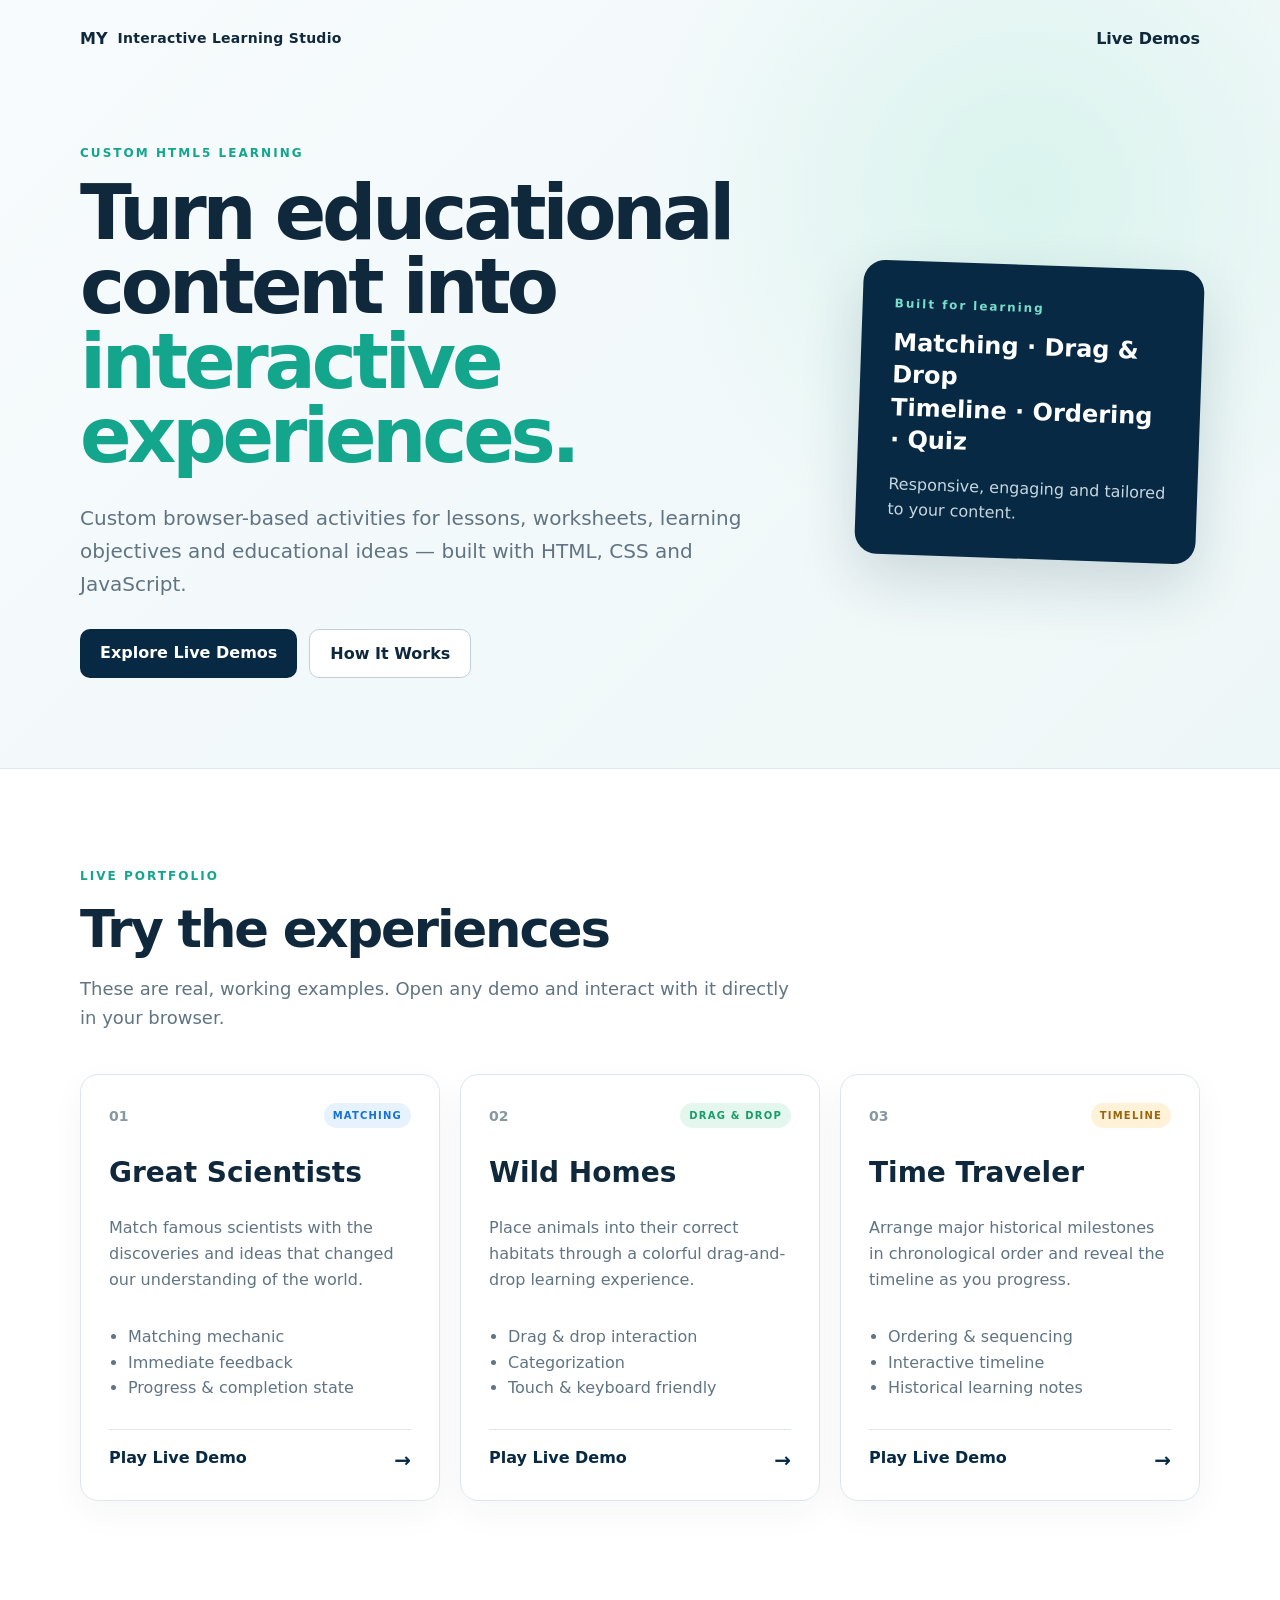
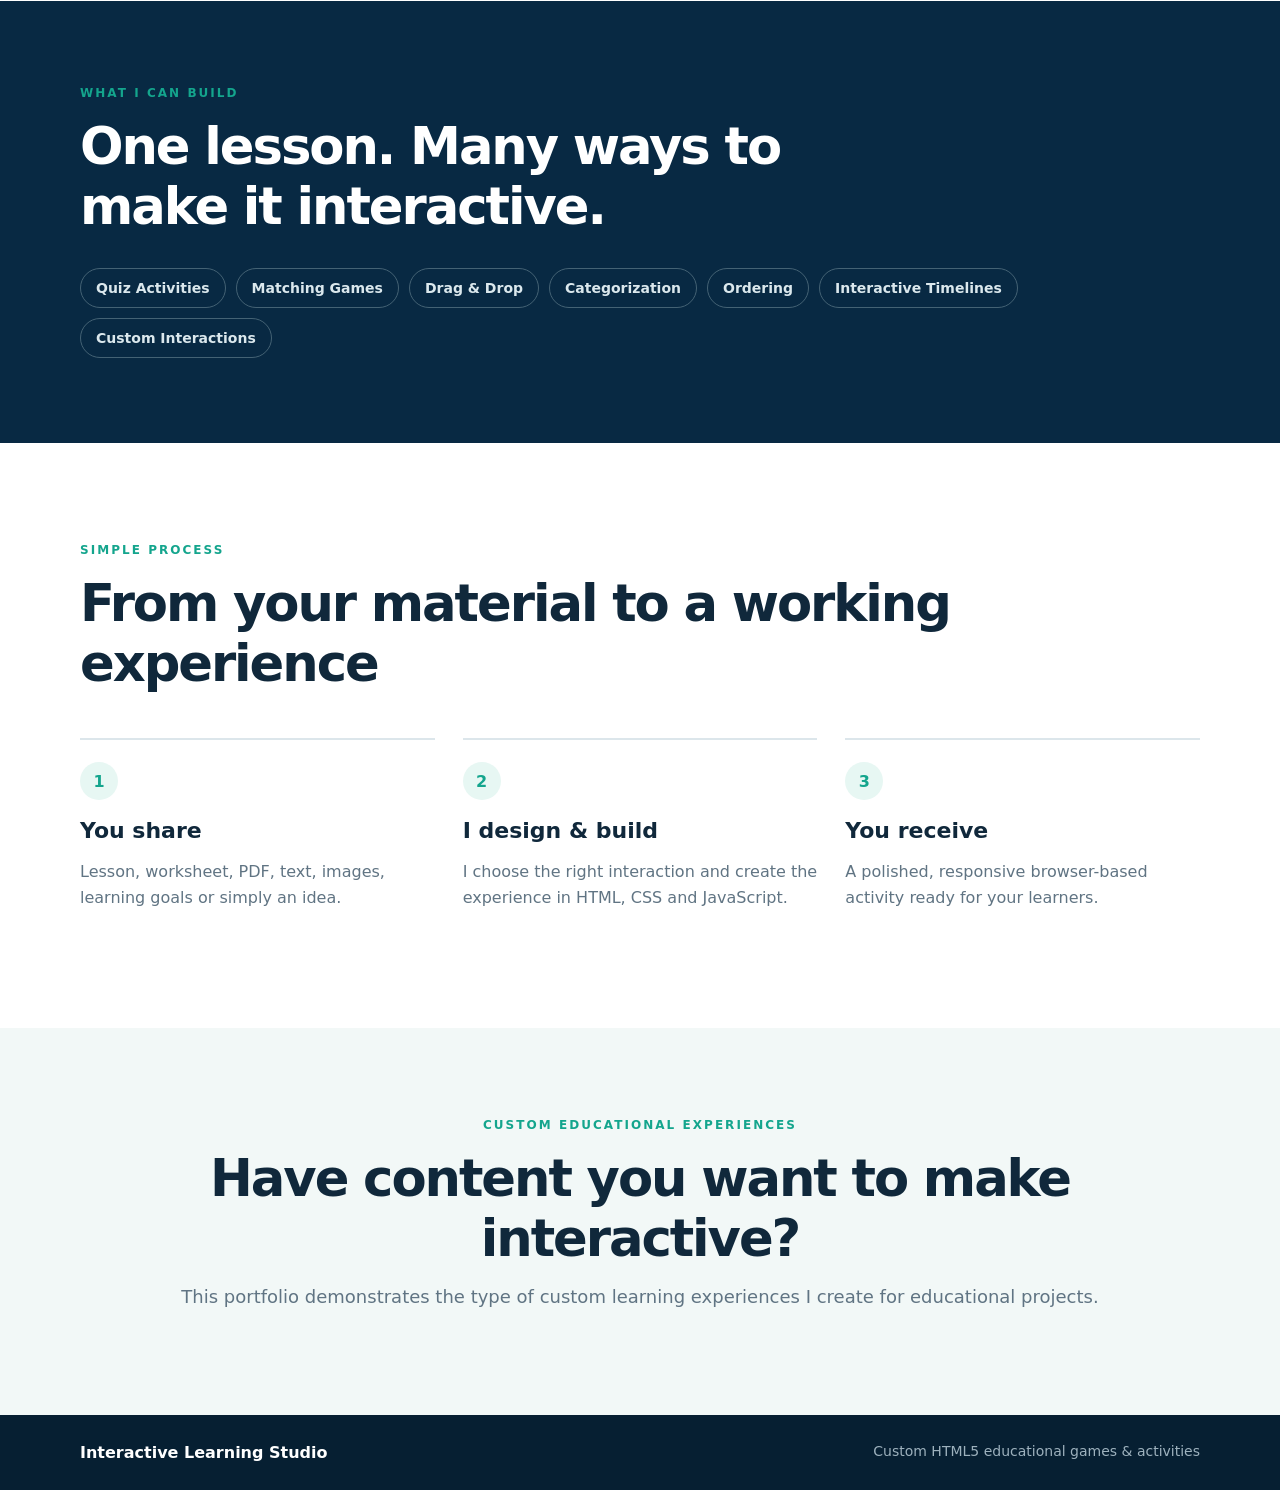
<file: index.html>
<!doctype html>
<html lang="en">
<head>
  <meta charset="utf-8">
  <meta name="viewport" content="width=device-width,initial-scale=1">
  <meta name="description" content="Custom interactive educational HTML5 games and learning activities.">
  <title>Interactive Learning Studio | HTML5 Educational Activities</title>
  <link rel="stylesheet" href="css/style.css">
</head>
<body>
<header class="hero">
  <nav class="nav wrap"><a class="brand" href="#top">MY <span>Interactive Learning Studio</span></a><a href="#demos">Live Demos</a></nav>
  <div class="wrap hero-grid" id="top">
    <div><p class="eyebrow">CUSTOM HTML5 LEARNING</p><h1>Turn educational content into <em>interactive experiences.</em></h1><p class="lead">Custom browser-based activities for lessons, worksheets, learning objectives and educational ideas — built with HTML, CSS and JavaScript.</p><div class="actions"><a class="btn primary" href="#demos">Explore Live Demos</a><a class="btn ghost" href="#process">How It Works</a></div></div>
    <div class="hero-card"><span>Built for learning</span><strong>Matching · Drag & Drop<br>Timeline · Ordering · Quiz</strong><p>Responsive, engaging and tailored to your content.</p></div>
  </div>
</header>
<main>
<section class="section wrap" id="demos"><p class="eyebrow">LIVE PORTFOLIO</p><h2>Try the experiences</h2><p class="section-intro">These are real, working examples. Open any demo and interact with it directly in your browser.</p>
<div class="cards">
<article class="demo blue"><div class="demo-top"><span class="number">01</span><span class="tag">MATCHING</span></div><h3>Great Scientists</h3><p>Match famous scientists with the discoveries and ideas that changed our understanding of the world.</p><ul><li>Matching mechanic</li><li>Immediate feedback</li><li>Progress & completion state</li></ul><a class="play" href="demos/great-scientists/">Play Live Demo <span>→</span></a></article>
<article class="demo green"><div class="demo-top"><span class="number">02</span><span class="tag">DRAG & DROP</span></div><h3>Wild Homes</h3><p>Place animals into their correct habitats through a colorful drag-and-drop learning experience.</p><ul><li>Drag & drop interaction</li><li>Categorization</li><li>Touch & keyboard friendly</li></ul><a class="play" href="demos/wild-homes/">Play Live Demo <span>→</span></a></article>
<article class="demo gold"><div class="demo-top"><span class="number">03</span><span class="tag">TIMELINE</span></div><h3>Time Traveler</h3><p>Arrange major historical milestones in chronological order and reveal the timeline as you progress.</p><ul><li>Ordering & sequencing</li><li>Interactive timeline</li><li>Historical learning notes</li></ul><a class="play" href="demos/time-traveler/">Play Live Demo <span>→</span></a></article>
</div></section>
<section class="band"><div class="wrap"><p class="eyebrow">WHAT I CAN BUILD</p><h2>One lesson. Many ways to make it interactive.</h2><div class="types"><span>Quiz Activities</span><span>Matching Games</span><span>Drag & Drop</span><span>Categorization</span><span>Ordering</span><span>Interactive Timelines</span><span>Custom Interactions</span></div></div></section>
<section class="section wrap" id="process"><p class="eyebrow">SIMPLE PROCESS</p><h2>From your material to a working experience</h2><div class="steps"><div><b>1</b><h3>You share</h3><p>Lesson, worksheet, PDF, text, images, learning goals or simply an idea.</p></div><div><b>2</b><h3>I design & build</h3><p>I choose the right interaction and create the experience in HTML, CSS and JavaScript.</p></div><div><b>3</b><h3>You receive</h3><p>A polished, responsive browser-based activity ready for your learners.</p></div></div></section>
<section class="cta"><div class="wrap"><p class="eyebrow">CUSTOM EDUCATIONAL EXPERIENCES</p><h2>Have content you want to make interactive?</h2><p>This portfolio demonstrates the type of custom learning experiences I create for educational projects.</p></div></section>
</main>
<footer><div class="wrap"><strong>Interactive Learning Studio</strong><span>Custom HTML5 educational games & activities</span></div></footer>
<script src="js/app.js"></script>
</body></html>
</file>
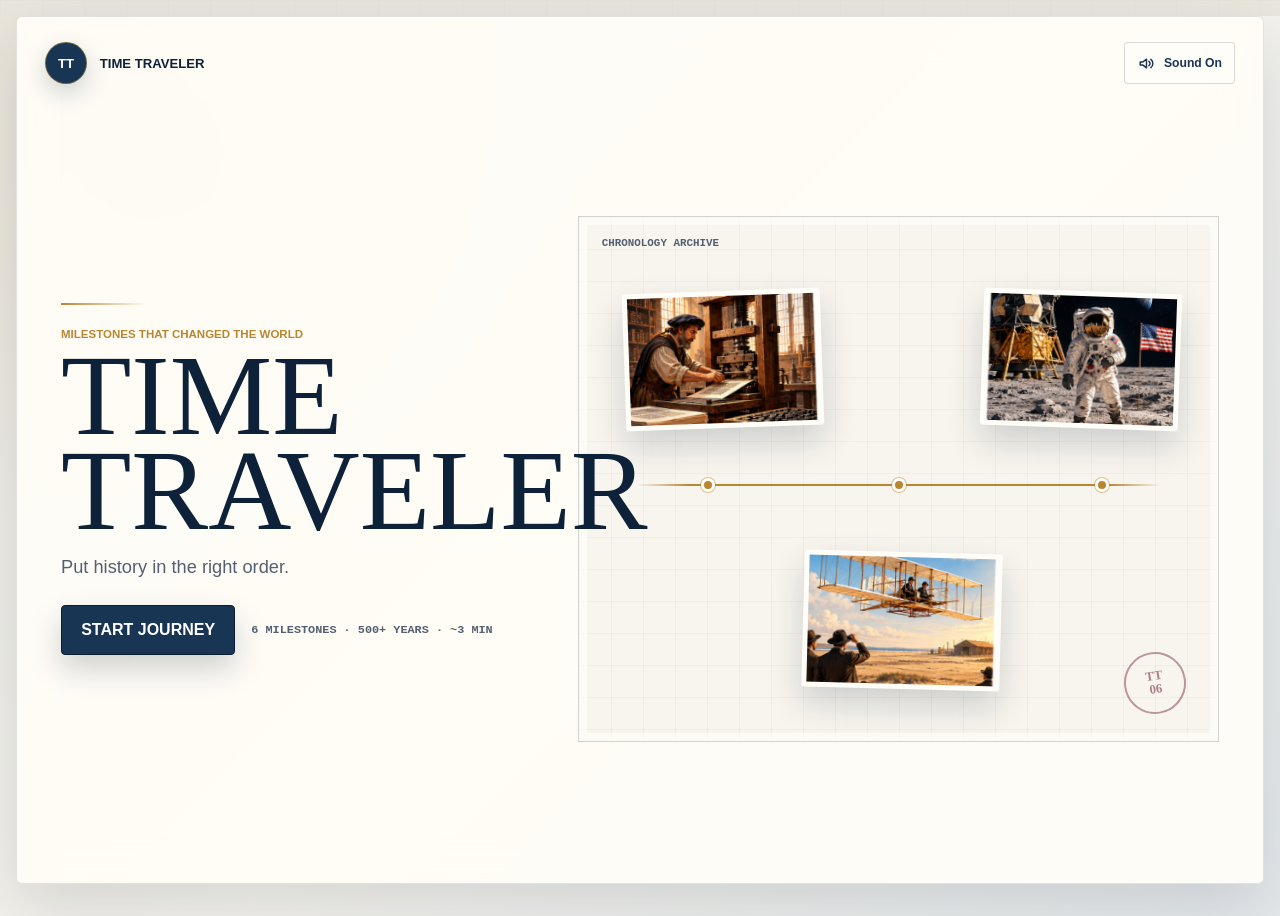
<file: demos/time-traveler/index.html>
<!doctype html>
<html lang="en">
  <head>
    <meta charset="utf-8">
    <meta name="viewport" content="width=device-width, initial-scale=1">
    <meta name="description" content="Time Traveler is an interactive chronological timeline game for history learners.">
    <title>Time Traveler | Interactive History Timeline</title>
    <link rel="stylesheet" href="css/style.css">
    <script src="js/app.js" defer></script>
  </head>
  <body>
    <div class="archive-backdrop" aria-hidden="true">
      <span class="grid-plane"></span>
      <span class="orbit orbit-a"></span>
      <span class="orbit orbit-b"></span>
      <span class="coordinate coordinate-a">48.8566 N</span>
      <span class="coordinate coordinate-b">ARCHIVE / 06</span>
    </div>

    <main class="app-shell" id="app">
      <header class="topbar">
        <div class="brand-lockup" aria-label="Time Traveler">
          <span class="brand-mark" aria-hidden="true">TT</span>
          <span>Time Traveler</span>
        </div>

        <button class="sound-toggle" type="button" id="soundToggle" aria-pressed="true">
          <span class="sound-icon" aria-hidden="true">
            <svg viewBox="0 0 24 24" fill="none" stroke="currentColor" focusable="false">
              <path class="speaker-shape" d="M4 10v4h3.5l4.5 3.5v-11L7.5 10H4Z"></path>
              <path class="sound-waves" d="M15 9.25c1 .7 1.5 1.62 1.5 2.75S16 14.05 15 14.75M17.5 6.75C19.2 8.1 20 9.85 20 12s-.8 3.9-2.5 5.25"></path>
              <path class="mute-mark" d="m16 9 5 5m0-5-5 5"></path>
            </svg>
          </span>
          <span id="soundLabel">Sound On</span>
        </button>
      </header>

      <section class="screen intro-screen is-active" id="introScreen" aria-labelledby="introTitle">
        <div class="intro-copy">
          <p class="eyebrow">Milestones That Changed the World</p>
          <h1 id="introTitle">Time<br>Traveler</h1>
          <p class="subtitle">Put history in the right order.</p>
          <div class="intro-actions">
            <button class="primary-action" type="button" id="startButton">Start Journey</button>
            <p class="metadata">6 Milestones <span aria-hidden="true">·</span> 500+ Years <span aria-hidden="true">·</span> ~3 min</p>
          </div>
        </div>

        <div class="hero-archive" aria-hidden="true">
          <span class="hero-label">Chronology Archive</span>
          <span class="hero-line"></span>
          <span class="hero-marker marker-a"></span>
          <span class="hero-marker marker-b"></span>
          <span class="hero-marker marker-c"></span>
          <span class="hero-card hero-card-a"><img src="assets/events/printing-press.webp" alt="" data-event-art="printing-press" data-fallback-image></span>
          <span class="hero-card hero-card-b"><img src="assets/events/powered-flight.webp" alt="" data-event-art="powered-flight" data-fallback-image></span>
          <span class="hero-card hero-card-c"><img src="assets/events/moon-landing.webp" alt="" data-event-art="moon-landing" data-fallback-image></span>
          <span class="hero-stamp">TT<br>06</span>
        </div>
      </section>

      <section class="screen game-screen" id="gameScreen" aria-labelledby="gameTitle" hidden>
        <header class="game-header">
          <div>
            <p class="eyebrow">Chronology Lab</p>
            <h2 id="gameTitle">Rebuild the timeline</h2>
          </div>
          <div class="progress-wrap" aria-label="Game progress">
            <div class="progress-label">
              <strong id="progressText">0 / 6</strong>
              <span>in order</span>
            </div>
            <div class="progress-track" aria-hidden="true"><span id="progressBar"></span></div>
          </div>
        </header>

        <div class="instruction-panel" id="instructionPanel" role="status" aria-live="polite">
          Drag an event into its place, or select an event and then a timeline slot.
        </div>

        <section class="timeline-panel" aria-labelledby="timelineTitle">
          <div class="section-heading">
            <span class="section-index">01</span>
            <div>
              <p class="section-kicker">Oldest to newest</p>
              <h3 id="timelineTitle">Timeline</h3>
            </div>
          </div>
          <div class="timeline" id="timelineList"></div>
        </section>

        <section class="event-bank" aria-labelledby="eventsTitle">
          <div class="section-heading">
            <span class="section-index">02</span>
            <div>
              <p class="section-kicker">Unsorted archive</p>
              <h3 id="eventsTitle">Event Cards</h3>
            </div>
          </div>
          <div class="event-grid" id="eventList"></div>
        </section>

      </section>

      <section class="screen complete-screen" id="completeScreen" aria-labelledby="completeTitle" hidden>
        <div class="complete-panel">
          <p class="eyebrow">Chronology Restored</p>
          <h2 id="completeTitle">History in Order!</h2>
          <p class="subtitle">You rebuilt more than 500 years of history.</p>
          <div class="complete-timeline" id="completeTimeline" aria-hidden="true"></div>
          <div class="result-summary"><strong>6 / 6</strong><span>Timeline Complete</span></div>
          <button class="primary-action" type="button" id="playAgainButton">Play Again</button>
          <div class="portfolio-message">
            <strong>Want an activity like this?</strong>
            <p>Your lesson or educational content can become an interactive learning experience like this.</p>
          </div>
        </div>
      </section>
    </main>

    <div class="time-note" id="timeNote" role="status" aria-live="polite" aria-atomic="true">
      <span class="note-art" aria-hidden="true"><img id="noteImage" alt="" data-fallback-image><span id="noteInitials"></span></span>
      <span class="note-copy">
        <span class="note-label">Time Note</span>
        <strong id="noteHeading"></strong>
        <span id="noteText"></span>
      </span>
    </div>
  </body>
</html>
</file>
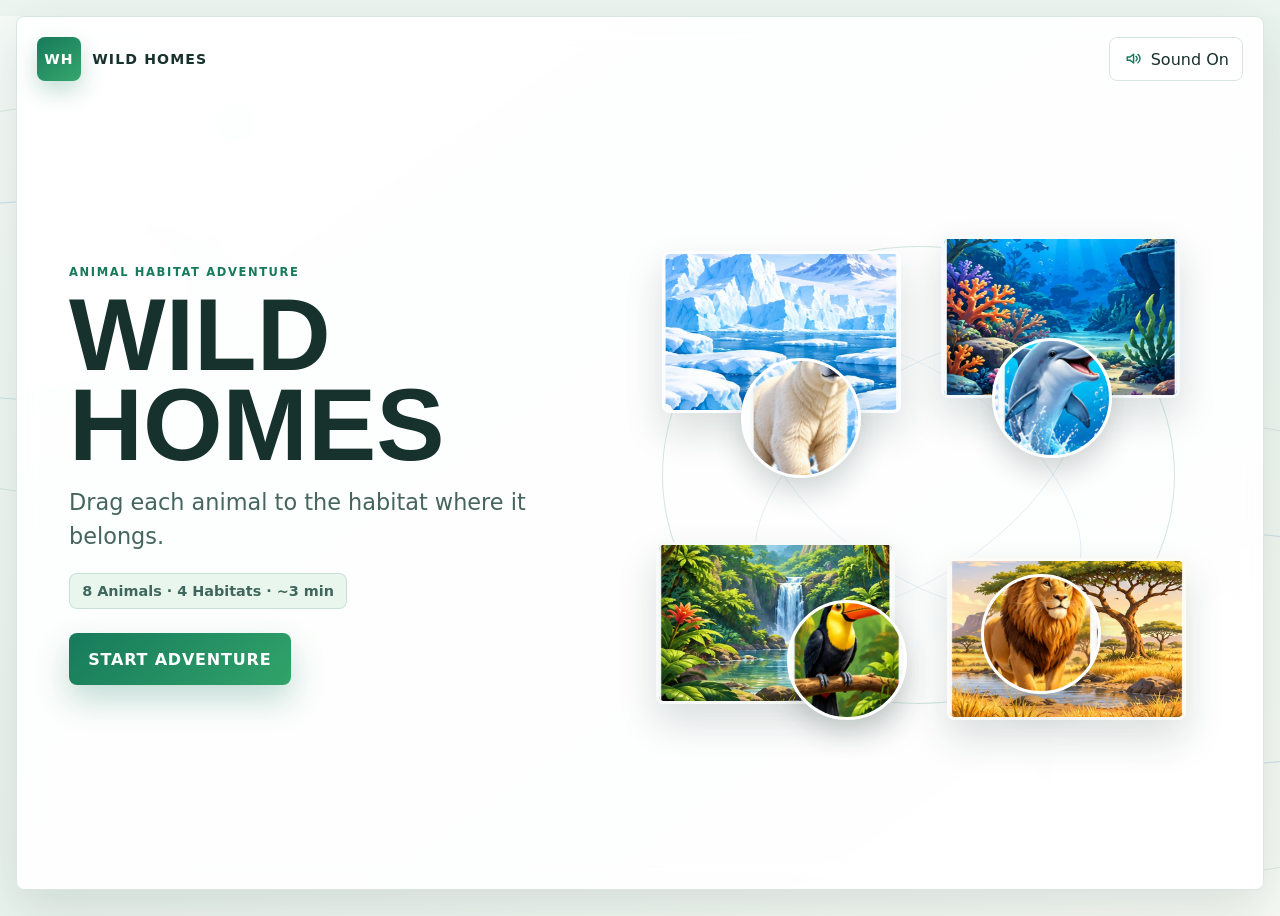
<file: demos/wild-homes/index.html>
<!doctype html>
<html lang="en">
  <head>
    <meta charset="utf-8">
    <meta name="viewport" content="width=device-width, initial-scale=1">
    <meta name="description" content="Wild Homes is an interactive animal and habitat matching game for young learners.">
    <title>Wild Homes | Animals & Habitats</title>
    <link rel="stylesheet" href="css/style.css">
    <script src="js/app.js" defer></script>
  </head>
  <body>
    <div class="world-backdrop" aria-hidden="true">
      <span class="map-line map-line-a"></span>
      <span class="map-line map-line-b"></span>
      <span class="leaf-mark leaf-mark-a"></span>
      <span class="leaf-mark leaf-mark-b"></span>
      <span class="star-point star-point-a"></span>
      <span class="star-point star-point-b"></span>
      <span class="star-point star-point-c"></span>
    </div>

    <main class="app-shell" id="app">
      <header class="topbar">
        <div class="brand-lockup" aria-label="Wild Homes">
          <span class="brand-mark" aria-hidden="true">WH</span>
          <span>Wild Homes</span>
        </div>
        <button class="sound-toggle" type="button" id="soundToggle" aria-pressed="true">
          <span class="sound-icon" aria-hidden="true">
            <svg viewBox="0 0 24 24" fill="none" stroke="currentColor" focusable="false">
              <path class="speaker-shape" d="M4 10v4h3.5l4.5 3.5v-11L7.5 10H4Z"></path>
              <path class="sound-waves" d="M15 9.25c1 .7 1.5 1.62 1.5 2.75S16 14.05 15 14.75M17.5 6.75C19.2 8.1 20 9.85 20 12s-.8 3.9-2.5 5.25"></path>
              <path class="mute-mark" d="m16 9 5 5m0-5-5 5"></path>
            </svg>
          </span>
          <span id="soundLabel">Sound On</span>
        </button>
      </header>

      <section class="screen intro-screen is-active" id="introScreen" aria-labelledby="introTitle">
        <div class="intro-copy">
          <p class="eyebrow">Animal Habitat Adventure</p>
          <h1 id="introTitle">Wild Homes</h1>
          <p class="subtitle">Drag each animal to the habitat where it belongs.</p>
          <p class="metadata">8 Animals · 4 Habitats · ~3 min</p>
          <button class="primary-action" type="button" id="startButton">Start Adventure</button>
        </div>

        <div class="world-hero" aria-hidden="true">
          <span class="world-ring"></span>
          <span class="hero-biome hero-ice"><img src="assets/habitats/arctic.webp" alt="" data-fallback-image></span>
          <span class="hero-biome hero-ocean"><img src="assets/habitats/ocean.webp" alt="" data-fallback-image></span>
          <span class="hero-biome hero-rainforest"><img src="assets/habitats/rainforest.webp" alt="" data-fallback-image></span>
          <span class="hero-biome hero-savanna"><img src="assets/habitats/savanna.webp" alt="" data-fallback-image></span>
          <span class="hero-animal hero-bear"><img src="assets/animals/polar-bear.webp" alt="" data-fallback-image></span>
          <span class="hero-animal hero-dolphin"><img src="assets/animals/dolphin.webp" alt="" data-fallback-image></span>
          <span class="hero-animal hero-toucan"><img src="assets/animals/toucan.webp" alt="" data-fallback-image></span>
          <span class="hero-animal hero-lion"><img src="assets/animals/lion.webp" alt="" data-fallback-image></span>
        </div>
      </section>

      <section class="screen game-screen" id="gameScreen" aria-labelledby="gameTitle" hidden>
        <header class="game-header">
          <div>
            <p class="eyebrow">Habitat Mission</p>
            <h2 id="gameTitle">Find every wild home</h2>
          </div>
          <div class="progress-wrap" aria-label="Game progress">
            <div class="progress-label">
              <strong id="progressText">0 / 8</strong>
              <span>animals home</span>
            </div>
            <div class="progress-track" aria-hidden="true"><span id="progressBar"></span></div>
          </div>
        </header>

        <div class="instruction-panel" id="instructionPanel" role="status" aria-live="polite">
          Drag an animal to its habitat, or select an animal and then a habitat.
        </div>

        <div class="game-layout">
          <section class="habitats-panel" aria-labelledby="habitatsTitle">
            <div class="section-heading">
              <span aria-hidden="true"></span>
              <h3 id="habitatsTitle">Habitats</h3>
            </div>
            <div class="habitat-grid" id="habitatList"></div>
          </section>

          <aside class="animal-bank" aria-labelledby="animalsTitle">
            <div class="section-heading bank-heading">
              <span aria-hidden="true"></span>
              <h3 id="animalsTitle">Animal Bank</h3>
            </div>
            <div class="animal-grid" id="animalList"></div>
          </aside>
        </div>

        <div class="fact-panel" id="factPanel" role="status" aria-live="polite" aria-atomic="true">
          <span class="fact-art" aria-hidden="true"><img id="factImage" alt="" data-fallback-image><span id="factInitials"></span></span>
          <span class="fact-copy">
            <span class="fact-label">Wild fact</span>
            <strong id="factAnimal"></strong>
            <span id="factText"></span>
          </span>
        </div>
      </section>

      <section class="screen complete-screen" id="completeScreen" aria-labelledby="completeTitle" hidden>
        <div class="complete-panel">
          <p class="eyebrow">Habitat Mission Complete</p>
          <h2 id="completeTitle">Everyone's Home!</h2>
          <p class="subtitle">You found the perfect habitat for every animal.</p>
          <div class="complete-world" id="completeWorld" aria-hidden="true"></div>
          <div class="result-summary"><strong>8 / 8</strong><span>animals home</span></div>
          <button class="primary-action" type="button" id="playAgainButton">Play Again</button>
          <div class="portfolio-message">
            <strong>Want an activity like this?</strong>
            <p>Your lesson or educational content can become an interactive learning experience like this.</p>
          </div>
        </div>
      </section>
    </main>
  </body>
</html>
</file>
<file: css/style.css>
:root{--navy:#082943;--ink:#10283b;--muted:#607483;--bg:#f6f9fb;--line:#dce6eb;--teal:#14a58d;--blue:#1672d4;--gold:#d99418;--green:#179d67}*{box-sizing:border-box}html{scroll-behavior:smooth}body{margin:0;font-family:Inter,ui-sans-serif,system-ui,-apple-system,"Segoe UI",sans-serif;color:var(--ink);background:#fff}.wrap{width:min(1120px,calc(100% - 40px));margin:auto}.hero{background:radial-gradient(circle at 80% 25%,#d9f3ed 0,transparent 32%),linear-gradient(135deg,#f7fbfd,#eef7f7);border-bottom:1px solid var(--line)}.nav{height:76px;display:flex;align-items:center;justify-content:space-between}.nav a{text-decoration:none;color:var(--ink);font-weight:750}.brand{display:flex;gap:10px;align-items:center}.brand:first-letter{background:var(--navy);color:#fff}.brand span{font-size:14px;letter-spacing:.02em}.hero-grid{min-height:560px;display:grid;grid-template-columns:1.35fr .65fr;gap:70px;align-items:center;padding:70px 0 90px}.eyebrow{font-size:12px;font-weight:900;letter-spacing:.17em;color:var(--teal);margin:0 0 16px}.hero h1{font-size:clamp(46px,6vw,76px);line-height:.98;letter-spacing:-.055em;margin:0;max-width:820px}.hero h1 em{font-style:normal;color:var(--teal)}.lead{font-size:20px;line-height:1.65;color:var(--muted);max-width:750px;margin:28px 0}.actions{display:flex;gap:12px;flex-wrap:wrap}.btn{padding:14px 20px;border-radius:10px;text-decoration:none;font-weight:850}.primary{background:var(--navy);color:#fff}.ghost{border:1px solid #bfd0d8;color:var(--ink);background:#fff}.hero-card{background:var(--navy);color:#fff;padding:32px;border-radius:22px;box-shadow:0 24px 60px #0c334329;transform:rotate(2deg)}.hero-card span{font-size:12px;letter-spacing:.16em;color:#78ddca;font-weight:900}.hero-card strong{display:block;font-size:24px;line-height:1.35;margin:15px 0}.hero-card p{color:#c7d7df;line-height:1.6;margin:0}.section{padding:100px 0}.section h2,.band h2,.cta h2{font-size:clamp(34px,4vw,52px);letter-spacing:-.04em;margin:0 0 16px}.section-intro{color:var(--muted);font-size:18px;max-width:720px;line-height:1.6;margin:0 0 42px}.cards{display:grid;grid-template-columns:repeat(3,1fr);gap:20px}.demo{border:1px solid var(--line);border-radius:18px;padding:28px;min-height:420px;display:flex;flex-direction:column;box-shadow:0 12px 35px #10283b0b}.demo-top{display:flex;justify-content:space-between;align-items:center}.number{font-size:14px;color:#8798a3;font-weight:800}.tag{font-size:10px;letter-spacing:.12em;font-weight:900;padding:7px 9px;border-radius:999px}.blue .tag{background:#e7f2ff;color:var(--blue)}.green .tag{background:#e4f7ee;color:var(--green)}.gold .tag{background:#fff2d8;color:#9a650b}.demo h3{font-size:28px;margin:28px 0 10px}.demo p,.demo li{color:var(--muted);line-height:1.6}.demo ul{padding-left:19px;margin-bottom:28px}.play{margin-top:auto;text-decoration:none;font-weight:900;color:var(--navy);padding-top:18px;border-top:1px solid var(--line);display:flex;justify-content:space-between}.play span{font-size:20px}.band{background:var(--navy);color:#fff;padding:85px 0}.band h2{max-width:760px}.types{display:flex;gap:10px;flex-wrap:wrap;margin-top:32px}.types span{border:1px solid #446274;border-radius:999px;padding:11px 15px;color:#dbe8ed;font-weight:700;font-size:14px}.steps{display:grid;grid-template-columns:repeat(3,1fr);gap:28px;margin-top:45px}.steps>div{border-top:2px solid var(--line);padding-top:22px}.steps b{display:grid;place-items:center;width:38px;height:38px;border-radius:50%;background:#e7f7f3;color:var(--teal)}.steps h3{font-size:22px;margin:18px 0 8px}.steps p{color:var(--muted);line-height:1.65}.cta{text-align:center;background:#f2f8f7;padding:90px 0}.cta p:last-child{color:var(--muted);font-size:18px}footer{background:#061f32;color:#fff;padding:28px 0}footer .wrap{display:flex;justify-content:space-between;gap:20px}footer span{color:#9db1bd;font-size:14px}@media(max-width:850px){.hero-grid{grid-template-columns:1fr;gap:40px;min-height:auto}.hero-card{transform:none}.cards,.steps{grid-template-columns:1fr}.demo{min-height:auto}.section{padding:72px 0}.nav .brand span{display:none}}@media(max-width:520px){.wrap{width:min(100% - 28px,1120px)}.hero-grid{padding:50px 0 65px}.hero h1{font-size:45px}.lead{font-size:17px}.actions .btn{width:100%;text-align:center}footer .wrap{flex-direction:column}}
</file>
<file: demos/time-traveler/css/style.css>
:root {
  --paper: #f4f1e9;
  --paper-bright: #fffdf7;
  --ink: #17243a;
  --ink-soft: #526071;
  --navy: #183553;
  --navy-deep: #0d2238;
  --gold: #b98632;
  --gold-bright: #e2bd70;
  --copper: #a85f3f;
  --burgundy: #7f3944;
  --line: rgba(23, 36, 58, 0.16);
  --line-strong: rgba(23, 36, 58, 0.28);
  --success: #257262;
  --wrong: #a7464f;
  --shadow: 0 24px 65px rgba(15, 31, 50, 0.14);
  --ease: cubic-bezier(.22, .78, .26, 1);
}

* {
  box-sizing: border-box;
}

html {
  min-width: 320px;
  color-scheme: light;
  background: #e9e6de;
}

body {
  min-width: 320px;
  min-height: 100vh;
  margin: 0;
  overflow-x: hidden;
  color: var(--ink);
  font-family: Inter, "Segoe UI", Arial, sans-serif;
  background:
    radial-gradient(circle at 14% 18%, rgba(185, 134, 50, 0.08), transparent 24rem),
    linear-gradient(135deg, #ece9e1, #f6f4ee 52%, #e5e9eb);
}

button,
input,
select,
textarea {
  font: inherit;
}

button {
  -webkit-tap-highlight-color: transparent;
}

button:focus-visible {
  outline: 2px solid #217ca1;
  outline-offset: 3px;
}

.archive-backdrop {
  position: fixed;
  z-index: -1;
  inset: 0;
  overflow: hidden;
  pointer-events: none;
}

.grid-plane {
  position: absolute;
  inset: 0;
  opacity: 0.34;
  background-image:
    linear-gradient(rgba(23, 36, 58, 0.045) 1px, transparent 1px),
    linear-gradient(90deg, rgba(23, 36, 58, 0.045) 1px, transparent 1px);
  background-size: 42px 42px;
  mask-image: linear-gradient(to bottom, black, transparent 82%);
}

.orbit {
  position: absolute;
  width: 520px;
  aspect-ratio: 1;
  border: 1px solid rgba(24, 53, 83, 0.12);
  border-radius: 50%;
}

.orbit::after {
  position: absolute;
  inset: 17%;
  content: "";
  border: 1px solid rgba(185, 134, 50, 0.15);
  border-radius: 50%;
}

.orbit-a {
  left: -260px;
  top: 14%;
}

.orbit-b {
  right: -310px;
  bottom: -160px;
}

.coordinate {
  position: absolute;
  color: rgba(23, 36, 58, 0.28);
  font-family: Consolas, monospace;
  font-size: 0.7rem;
  letter-spacing: 0;
  text-transform: uppercase;
}

.coordinate-a { left: 2rem; bottom: 2rem; }
.coordinate-b { right: 2rem; top: 2rem; }

.app-shell {
  width: min(1420px, calc(100% - 32px));
  min-height: calc(100vh - 32px);
  margin: 16px auto;
  padding: 20px 28px 30px;
  overflow: hidden;
  border: 1px solid rgba(23, 36, 58, 0.12);
  border-radius: 6px;
  background: rgba(255, 253, 247, 0.93);
  box-shadow: var(--shadow);
  backdrop-filter: blur(18px);
}

.topbar {
  position: relative;
  z-index: 20;
  display: flex;
  min-height: 52px;
  align-items: center;
  justify-content: space-between;
  gap: 1rem;
}

.brand-lockup {
  display: flex;
  align-items: center;
  gap: 0.8rem;
  color: var(--navy-deep);
  font-size: 0.82rem;
  font-weight: 900;
  letter-spacing: 0;
  text-transform: uppercase;
}

.brand-mark {
  display: grid;
  width: 42px;
  aspect-ratio: 1;
  place-items: center;
  border: 1px solid rgba(185, 134, 50, 0.52);
  border-radius: 50%;
  color: var(--paper-bright);
  background: var(--navy);
  box-shadow: 0 9px 24px rgba(13, 34, 56, 0.2);
}

.sound-toggle {
  display: inline-flex;
  min-height: 42px;
  align-items: center;
  justify-content: center;
  gap: 8px;
  padding: 0.55rem 0.75rem;
  border: 1px solid var(--line);
  border-radius: 4px;
  color: var(--navy);
  font-size: 0.76rem;
  font-weight: 800;
  background: rgba(255, 253, 247, 0.88);
  cursor: pointer;
  transition: border-color 160ms ease, background 160ms ease, transform 160ms ease;
}

.sound-toggle:hover {
  border-color: rgba(185, 134, 50, 0.58);
  background: white;
}

.sound-toggle:active {
  transform: translateY(1px);
}

.sound-icon,
.sound-icon svg {
  display: block;
  width: 19px;
  height: 19px;
}

.sound-icon svg {
  stroke-linecap: round;
  stroke-linejoin: round;
  stroke-width: 1.8;
}

.mute-mark { display: none; }
.sound-toggle.is-muted .sound-waves { display: none; }
.sound-toggle.is-muted .mute-mark { display: block; }

.screen {
  min-height: calc(100vh - 136px);
}

.screen[hidden] {
  display: none !important;
}

.eyebrow,
.section-kicker {
  margin: 0 0 0.55rem;
  color: var(--gold);
  font-size: 0.72rem;
  font-weight: 900;
  letter-spacing: 0;
  text-transform: uppercase;
}

h1,
h2,
h3,
p {
  margin-top: 0;
}

h1,
h2,
h3 {
  color: var(--navy-deep);
  font-family: Georgia, "Times New Roman", serif;
  letter-spacing: 0;
}

h1 {
  max-width: 700px;
  margin-bottom: 1rem;
  font-size: 7.2rem;
  font-weight: 500;
  line-height: 0.82;
  text-transform: uppercase;
}

h2 {
  margin-bottom: 0;
  font-size: 2.55rem;
  font-weight: 500;
  line-height: 1;
}

h3 {
  margin-bottom: 0;
  font-size: 1.3rem;
  font-weight: 600;
}

.subtitle {
  max-width: 620px;
  margin-bottom: 1.45rem;
  color: var(--ink-soft);
  font-size: 1.14rem;
  line-height: 1.55;
}

.intro-screen {
  display: grid;
  grid-template-columns: minmax(0, 0.82fr) minmax(440px, 1.18fr);
  align-items: center;
  gap: 4.5rem;
  padding: 3rem 1rem 2rem;
}

.intro-copy {
  position: relative;
  z-index: 3;
  animation: archive-rise 520ms var(--ease) both;
}

.intro-copy::before {
  display: block;
  width: 86px;
  height: 2px;
  margin-bottom: 1.4rem;
  content: "";
  background: linear-gradient(90deg, var(--gold), transparent);
}

.intro-actions {
  display: flex;
  flex-wrap: wrap;
  align-items: center;
  gap: 0.85rem 1rem;
}

.metadata {
  margin: 0;
  color: var(--ink-soft);
  font-family: Consolas, monospace;
  font-size: 0.74rem;
  font-weight: 700;
  text-transform: uppercase;
}

.primary-action {
  min-height: 50px;
  padding: 0.82rem 1.2rem;
  border: 1px solid #0b1f34;
  border-radius: 4px;
  color: white;
  font-weight: 900;
  text-transform: uppercase;
  background: var(--navy);
  box-shadow: 0 14px 30px rgba(13, 34, 56, 0.2);
  cursor: pointer;
  transition: transform 170ms var(--ease), box-shadow 170ms var(--ease), background 170ms ease;
}

.primary-action:hover {
  background: #22486d;
  transform: translateY(-2px);
  box-shadow: 0 18px 38px rgba(13, 34, 56, 0.25);
}

.primary-action:active {
  transform: translateY(0) scale(0.985);
}

.hero-archive {
  position: relative;
  width: min(100%, 650px);
  aspect-ratio: 1.22;
  margin: 0 auto;
  border: 1px solid var(--line);
  background:
    linear-gradient(rgba(23, 36, 58, 0.04) 1px, transparent 1px),
    linear-gradient(90deg, rgba(23, 36, 58, 0.04) 1px, transparent 1px),
    rgba(246, 243, 234, 0.72);
  background-size: 32px 32px;
  box-shadow: inset 0 0 0 8px rgba(255, 253, 247, 0.72);
}

.hero-label {
  position: absolute;
  left: 1.4rem;
  top: 1.25rem;
  color: var(--ink-soft);
  font-family: Consolas, monospace;
  font-size: 0.68rem;
  font-weight: 800;
  text-transform: uppercase;
}

.hero-line {
  position: absolute;
  left: 9%;
  right: 9%;
  top: 51%;
  height: 2px;
  background: linear-gradient(90deg, transparent, var(--gold) 10% 90%, transparent);
}

.hero-marker {
  position: absolute;
  z-index: 3;
  top: calc(51% - 6px);
  width: 14px;
  aspect-ratio: 1;
  border: 3px solid var(--paper-bright);
  border-radius: 50%;
  background: var(--gold);
  box-shadow: 0 0 0 1px rgba(185, 134, 50, 0.45);
}

.marker-a { left: 19%; }
.marker-b { left: 49%; }
.marker-c { right: 17%; }

.hero-card {
  position: absolute;
  z-index: 2;
  display: block;
  width: 31%;
  aspect-ratio: 1.45;
  overflow: hidden;
  border: 5px solid var(--paper-bright);
  border-radius: 3px;
  background: #ddd7c8;
  box-shadow: 0 16px 34px rgba(13, 34, 56, 0.18);
  animation: archive-card-in 540ms var(--ease) both;
}

.hero-card img {
  display: block;
  width: 100%;
  height: 100%;
  object-fit: cover;
}

.hero-card-a { left: 7%; top: 14%; transform: rotate(-2deg); }
.hero-card-b { left: 35%; bottom: 10%; animation-delay: 90ms; transform: rotate(1.5deg); }
.hero-card-c { right: 6%; top: 14%; animation-delay: 180ms; transform: rotate(2deg); }

.hero-stamp {
  position: absolute;
  right: 5%;
  bottom: 5%;
  display: grid;
  width: 62px;
  aspect-ratio: 1;
  place-items: center;
  border: 2px solid rgba(127, 57, 68, 0.5);
  border-radius: 50%;
  color: rgba(127, 57, 68, 0.62);
  font-family: Georgia, serif;
  font-size: 0.8rem;
  font-weight: 700;
  line-height: 1;
  text-align: center;
  transform: rotate(-9deg);
}

.game-screen {
  padding-top: 1.5rem;
}

.game-header {
  display: flex;
  align-items: end;
  justify-content: space-between;
  gap: 1.5rem;
  margin-bottom: 1rem;
}

.progress-wrap {
  width: min(330px, 38vw);
}

.progress-label {
  display: flex;
  justify-content: space-between;
  gap: 1rem;
  margin-bottom: 0.45rem;
  color: var(--ink-soft);
  font-size: 0.78rem;
  font-weight: 800;
  text-transform: uppercase;
}

.progress-label strong {
  color: var(--navy-deep);
  font-family: Consolas, monospace;
}

.progress-track {
  height: 0.58rem;
  overflow: hidden;
  border-radius: 2px;
  background: #dedbd1;
}

.progress-track span {
  display: block;
  width: 0;
  height: 100%;
  background: linear-gradient(90deg, var(--navy), var(--gold), var(--copper));
  transition: width 280ms var(--ease);
}

.instruction-panel {
  margin-bottom: 1rem;
  padding: 0.78rem 0.95rem;
  border-left: 3px solid var(--gold);
  color: #445366;
  font-size: 0.88rem;
  font-weight: 700;
  background: rgba(240, 236, 225, 0.68);
}

.timeline-panel,
.event-bank {
  padding: 1rem 0 1.2rem;
}

.section-heading {
  display: flex;
  align-items: center;
  gap: 0.75rem;
  margin-bottom: 0.7rem;
}

.section-index {
  display: grid;
  width: 38px;
  aspect-ratio: 1;
  place-items: center;
  border: 1px solid rgba(185, 134, 50, 0.5);
  border-radius: 50%;
  color: var(--gold);
  font-family: Consolas, monospace;
  font-size: 0.72rem;
  font-weight: 800;
}

.section-heading .section-kicker {
  margin-bottom: 0.1rem;
  color: var(--ink-soft);
  font-size: 0.62rem;
}

.timeline {
  position: relative;
  display: grid;
  grid-template-columns: repeat(6, minmax(0, 1fr));
  gap: 0.48rem;
  min-width: 0;
  padding-top: 0.25rem;
}

.timeline::before {
  position: absolute;
  z-index: 0;
  left: 6%;
  right: 6%;
  top: 53px;
  height: 2px;
  content: "";
  background: linear-gradient(90deg, rgba(185,134,50,.22), var(--gold), rgba(185,134,50,.22));
}

.timeline-slot {
  position: relative;
  z-index: 1;
  display: grid;
  min-width: 0;
  min-height: 220px;
  grid-template-rows: 32px 28px 1fr auto;
  align-items: center;
  padding: 0.55rem;
  border: 1px solid var(--line);
  border-radius: 4px;
  color: var(--ink);
  background: rgba(255, 253, 247, 0.9);
  box-shadow: 0 8px 20px rgba(13, 34, 56, 0.06);
  cursor: pointer;
  transition: transform 170ms var(--ease), border-color 170ms ease, box-shadow 170ms ease, background 170ms ease;
}

.timeline-slot:hover:not(:disabled) {
  border-color: rgba(185, 134, 50, 0.55);
  box-shadow: 0 12px 26px rgba(13, 34, 56, 0.1);
  transform: translateY(-2px);
}

.timeline-slot:disabled {
  opacity: 1;
  cursor: default;
}

.timeline-slot.is-drop-ready {
  border-color: rgba(185, 134, 50, 0.55);
  background: #fffaf0;
  box-shadow: 0 0 0 3px rgba(185, 134, 50, 0.09);
}

.timeline-slot.is-drop-hover {
  border-color: var(--gold);
  background: #fff7e6;
  box-shadow: 0 0 0 4px rgba(185, 134, 50, 0.14), 0 15px 30px rgba(13, 34, 56, 0.12);
  transform: translateY(-4px);
}

.timeline-slot.is-wrong {
  border-color: rgba(167, 70, 79, 0.7);
  animation: archive-shake 270ms var(--ease);
}

.timeline-slot.is-correct {
  animation: slot-success 340ms var(--ease);
}

.slot-sequence {
  align-self: start;
  color: rgba(23, 36, 58, 0.42);
  font-family: Consolas, monospace;
  font-size: 0.66rem;
  font-weight: 800;
}

.slot-marker {
  position: relative;
  z-index: 2;
  display: block;
  width: 13px;
  aspect-ratio: 1;
  justify-self: center;
  border: 3px solid var(--paper-bright);
  border-radius: 50%;
  background: var(--gold);
  box-shadow: 0 0 0 1px rgba(185, 134, 50, 0.52);
}

.empty-slot {
  display: grid;
  place-items: center;
  align-self: stretch;
  padding: 0.65rem 0.35rem;
  border: 1px dashed rgba(23, 36, 58, 0.22);
  color: var(--ink-soft);
  text-align: center;
}

.empty-slot span {
  font-size: 0.78rem;
  font-weight: 800;
  text-transform: uppercase;
}

.empty-slot small,
.hidden-year {
  color: rgba(23, 36, 58, 0.46);
  font-size: 0.64rem;
}

.hidden-year {
  padding-top: 0.5rem;
  font-family: Consolas, monospace;
  text-transform: uppercase;
}

.placed-event {
  display: grid;
  align-self: stretch;
  grid-template-rows: minmax(74px, 1fr) auto;
  gap: 0.45rem;
  min-width: 0;
  animation: placed-reveal 330ms var(--ease) both;
}

.placed-art {
  position: relative;
  display: grid;
  min-height: 74px;
  place-items: center;
  overflow: hidden;
  border: 1px solid rgba(23, 36, 58, 0.12);
  border-radius: 2px;
  color: white;
  font-weight: 900;
  background: var(--navy);
}

.placed-art img,
.event-art img,
.note-art img,
.complete-art img {
  position: absolute;
  inset: 0;
  width: 100%;
  height: 100%;
  object-fit: cover;
  object-position: 50% 50%;
}

img[data-event-art="printing-press"] { object-position: 52% 50%; }
img[data-event-art="columbus-voyage"] { object-position: 40% 52%; }
img[data-event-art="steam-engine"] { object-position: 48% 50%; }
img[data-event-art="powered-flight"] { object-position: 50% 42%; }
img[data-event-art="human-in-space"] { object-position: 46% 46%; }
img[data-event-art="moon-landing"] { object-position: 50% 48%; }

.placed-copy {
  display: block;
  min-width: 0;
  text-align: left;
}

.placed-copy small,
.event-copy small {
  display: block;
  margin-bottom: 0.18rem;
  color: var(--gold);
  font-size: 0.58rem;
  font-weight: 900;
  text-transform: uppercase;
}

.placed-copy strong {
  display: block;
  overflow: hidden;
  font-family: Georgia, serif;
  font-size: 0.78rem;
  line-height: 1.1;
  text-overflow: ellipsis;
}

.revealed-year {
  padding-top: 0.45rem;
  border-top: 1px solid rgba(185, 134, 50, 0.3);
  color: var(--burgundy);
  font-family: Georgia, serif;
  font-size: 1rem;
  font-weight: 700;
  animation: year-reveal 380ms var(--ease) 100ms both;
}

.event-grid {
  display: grid;
  grid-template-columns: repeat(3, minmax(0, 1fr));
  gap: 0.65rem;
}

.event-card {
  position: relative;
  display: grid;
  min-width: 0;
  min-height: 136px;
  grid-template-columns: 132px minmax(0, 1fr);
  align-items: stretch;
  gap: 0.75rem;
  padding: 0.65rem;
  border: 1px solid var(--line);
  border-radius: 4px;
  color: var(--ink);
  text-align: left;
  background: rgba(255, 253, 247, 0.94);
  box-shadow: 0 8px 20px rgba(13, 34, 56, 0.06);
  cursor: grab;
  touch-action: none;
  user-select: none;
  transition: transform 170ms var(--ease), border-color 170ms ease, box-shadow 170ms ease, background 170ms ease, opacity 170ms ease;
}

.event-card:hover:not(:disabled) {
  border-color: rgba(185, 134, 50, 0.52);
  box-shadow: 0 13px 28px rgba(13, 34, 56, 0.11);
  transform: translateY(-2px);
}

.event-card:active:not(:disabled) {
  cursor: grabbing;
}

.event-card.is-selected {
  border-color: var(--gold);
  background: #fffaf0;
  box-shadow: 0 0 0 3px rgba(185, 134, 50, 0.1), 0 13px 28px rgba(13, 34, 56, 0.1);
  transform: translateY(-2px);
}

.event-card.is-dragging { opacity: 0.3; }
.event-card.is-wrong { border-color: rgba(167, 70, 79, 0.65); animation: archive-shake 270ms var(--ease); }
.event-card.is-correct { border-color: rgba(37, 114, 98, 0.6); animation: placed-reveal 300ms var(--ease); }
.event-card.is-placed { visibility: hidden; pointer-events: none; }

.event-art {
  position: relative;
  display: grid;
  min-width: 0;
  aspect-ratio: 1.45;
  align-self: center;
  place-items: center;
  overflow: hidden;
  border-radius: 2px;
  color: white;
  font-weight: 900;
  background: var(--navy);
}

.event-copy {
  display: flex;
  min-width: 0;
  flex-direction: column;
  justify-content: center;
}

.event-copy strong {
  font-family: Georgia, serif;
  font-size: 1.03rem;
  line-height: 1.12;
}

.event-copy > span {
  margin-top: 0.6rem;
  color: var(--ink-soft);
  font-size: 0.67rem;
  font-weight: 700;
  text-transform: uppercase;
}

.drag-ghost {
  position: fixed;
  z-index: 60;
  width: 300px;
  min-height: 126px;
  pointer-events: none;
  opacity: 0.97;
  box-shadow: 0 24px 48px rgba(13, 34, 56, 0.24);
  transform: translate(-50%, -50%) rotate(1.5deg) scale(1.02);
  transition: left 190ms var(--ease), top 190ms var(--ease), opacity 150ms ease, transform 150ms ease;
}

.drag-ghost.is-snapping {
  opacity: 0.2;
  transform: translate(-50%, -50%) scale(0.58);
}

.time-note {
  position: fixed;
  z-index: 50;
  left: 50%;
  bottom: 18px;
  display: grid;
  grid-template-columns: 82px 1fr;
  gap: 0.85rem;
  align-items: center;
  width: min(680px, calc(100% - 28px));
  padding: 0.75rem;
  border: 1px solid rgba(185, 134, 50, 0.35);
  border-left: 4px solid var(--gold);
  border-radius: 3px;
  background: rgba(255, 253, 247, 0.98);
  box-shadow: 0 20px 50px rgba(13, 34, 56, 0.18);
  opacity: 0;
  pointer-events: none;
  transform: translate(-50%, 18px);
  transition: opacity 180ms var(--ease), transform 180ms var(--ease);
}

.time-note.is-visible {
  opacity: 1;
  transform: translate(-50%, 0);
}

.note-art {
  position: relative;
  display: grid;
  width: 82px;
  aspect-ratio: 1.35;
  place-items: center;
  overflow: hidden;
  border-radius: 2px;
  color: white;
  font-weight: 900;
  background: var(--navy);
}

.note-copy,
.note-copy span {
  display: block;
}

.note-label {
  margin-bottom: 0.1rem;
  color: var(--gold);
  font-size: 0.62rem;
  font-weight: 900;
  text-transform: uppercase;
}

.note-copy strong {
  display: block;
  margin-bottom: 0.2rem;
  font-family: Georgia, serif;
  font-size: 0.95rem;
}

#noteText {
  color: var(--ink-soft);
  font-size: 0.8rem;
  line-height: 1.36;
}

.complete-screen {
  display: grid;
  place-items: center;
  padding: 2rem 0;
}

.complete-panel {
  width: min(1120px, 100%);
  padding: 2.2rem 1rem;
  text-align: center;
  animation: archive-rise 450ms var(--ease) both;
}

.complete-panel h2 {
  margin-bottom: 0.65rem;
  font-size: 4.6rem;
  text-transform: uppercase;
}

.complete-panel .subtitle {
  margin-right: auto;
  margin-left: auto;
}

.complete-timeline {
  position: relative;
  display: grid;
  grid-template-columns: repeat(6, minmax(0, 1fr));
  gap: 0.42rem;
  width: 100%;
  margin: 1.25rem auto;
}

.complete-timeline::before {
  position: absolute;
  z-index: 0;
  left: 5%;
  right: 5%;
  top: 50%;
  height: 2px;
  content: "";
  background: rgba(185, 134, 50, 0.38);
}

.complete-timeline::after {
  position: absolute;
  z-index: 3;
  left: 4%;
  top: calc(50% - 4px);
  width: 10px;
  aspect-ratio: 1;
  content: "";
  border-radius: 50%;
  background: #f5d88b;
  box-shadow: 0 0 18px 6px rgba(226, 189, 112, 0.45);
  opacity: 0;
}

.complete-timeline.is-pulsing::after {
  animation: travel-light 1.45s var(--ease) 180ms both;
}

.complete-event {
  position: relative;
  z-index: 1;
  display: grid;
  min-width: 0;
  gap: 0.25rem;
  padding: 0.4rem;
  border: 1px solid var(--line);
  border-radius: 3px;
  background: rgba(255, 253, 247, 0.96);
  box-shadow: 0 8px 20px rgba(13, 34, 56, 0.07);
}

.complete-art {
  position: relative;
  display: block;
  aspect-ratio: 1.55;
  overflow: hidden;
  background: var(--navy);
}

.complete-event strong {
  color: var(--burgundy);
  font-family: Georgia, serif;
  font-size: 0.9rem;
}

.complete-event small {
  overflow: hidden;
  color: var(--ink-soft);
  font-size: 0.62rem;
  font-weight: 700;
  text-overflow: ellipsis;
  white-space: nowrap;
}

.result-summary {
  display: flex;
  width: min(300px, 100%);
  align-items: baseline;
  justify-content: center;
  gap: 0.55rem;
  margin: 1.1rem auto 1.25rem;
  padding: 0.78rem;
  border-top: 1px solid rgba(185, 134, 50, 0.45);
  border-bottom: 1px solid rgba(185, 134, 50, 0.45);
}

.result-summary strong {
  color: var(--navy-deep);
  font-family: Georgia, serif;
  font-size: 1.6rem;
}

.result-summary span {
  color: var(--ink-soft);
  font-size: 0.76rem;
  font-weight: 800;
  text-transform: uppercase;
}

.portfolio-message {
  max-width: 560px;
  margin: 1.5rem auto 0;
  padding-top: 1rem;
  border-top: 1px solid var(--line);
  color: var(--ink-soft);
}

.portfolio-message strong {
  display: block;
  margin-bottom: 0.35rem;
  color: var(--ink);
  font-family: Georgia, serif;
  font-size: 1.02rem;
}

.portfolio-message p {
  margin-bottom: 0;
  line-height: 1.45;
}

[data-fallback-image].is-hidden {
  display: none;
}

.timeline-slot.card-enter,
.event-card.card-enter {
  animation: archive-rise 330ms var(--ease) both;
}

@keyframes archive-rise {
  from { opacity: 0; transform: translateY(15px); }
  to { opacity: 1; transform: translateY(0); }
}

@keyframes archive-card-in {
  from { opacity: 0; transform: translateY(18px) rotate(0deg) scale(.96); }
  to { opacity: 1; }
}

@keyframes placed-reveal {
  0% { opacity: .2; transform: scale(.84); }
  68% { opacity: 1; transform: scale(1.025); }
  100% { opacity: 1; transform: scale(1); }
}

@keyframes year-reveal {
  from { opacity: 0; transform: translateY(7px); }
  to { opacity: 1; transform: translateY(0); }
}

@keyframes slot-success {
  0%, 100% { transform: scale(1); }
  50% { transform: scale(1.018); }
}

@keyframes archive-shake {
  0%, 100% { transform: translateX(0); }
  35% { transform: translateX(-5px); }
  70% { transform: translateX(5px); }
}

@keyframes travel-light {
  0% { left: 4%; opacity: 0; transform: scale(.7); }
  12% { opacity: 1; }
  88% { opacity: 1; }
  100% { left: 95%; opacity: 0; transform: scale(1.15); }
}

@media (max-width: 1080px) {
  .intro-screen {
    grid-template-columns: 1fr;
    gap: 1.6rem;
    align-content: center;
  }

  h1 {
    font-size: 5.6rem;
  }

  .hero-archive {
    width: min(100%, 590px);
  }

  .timeline {
    grid-template-columns: 1fr;
    gap: 0.55rem;
    padding-left: 0;
  }

  .timeline::before {
    left: 29px;
    right: auto;
    top: 20px;
    bottom: 20px;
    width: 2px;
    height: auto;
  }

  .timeline-slot {
    min-height: 112px;
    grid-template-columns: 42px minmax(0, 1fr) auto;
    grid-template-rows: 1fr;
    gap: 0.65rem;
    padding: 0.55rem 0.7rem;
  }

  .slot-sequence {
    align-self: start;
    justify-self: start;
  }

  .slot-marker {
    position: absolute;
    left: 22px;
    top: calc(50% - 7px);
  }

  .empty-slot {
    grid-column: 2;
    min-height: 82px;
  }

  .hidden-year {
    grid-column: 3;
    padding: 0;
  }

  .placed-event {
    grid-column: 2;
    grid-template-columns: 112px minmax(0, 1fr);
    grid-template-rows: 1fr;
    align-items: center;
  }

  .placed-art {
    min-height: 82px;
  }

  .revealed-year {
    grid-column: 3;
    padding: 0 0 0 0.7rem;
    border-top: 0;
    border-left: 1px solid rgba(185, 134, 50, 0.3);
  }

  .event-grid {
    grid-template-columns: repeat(2, minmax(0, 1fr));
  }
}

@media (max-width: 680px) {
  .app-shell {
    width: calc(100% - 16px);
    min-height: calc(100vh - 16px);
    margin: 8px auto;
    padding: 13px;
  }

  .screen {
    min-height: calc(100vh - 94px);
  }

  .brand-lockup > span:last-child,
  .sound-toggle > span:last-child {
    position: absolute;
    width: 1px;
    height: 1px;
    overflow: hidden;
    clip: rect(0 0 0 0);
    white-space: nowrap;
  }

  .sound-toggle {
    min-width: 44px;
    padding-right: 0.65rem;
    padding-left: 0.65rem;
  }

  .intro-screen {
    gap: 1rem;
    padding: 2rem 0.15rem 1rem;
  }

  h1 {
    font-size: 3.75rem;
  }

  h2 {
    font-size: 2.05rem;
  }

  .subtitle {
    font-size: 1rem;
  }

  .intro-actions,
  .game-header {
    display: grid;
  }

  .primary-action {
    width: 100%;
  }

  .metadata {
    text-align: center;
  }

  .hero-archive {
    width: min(100%, 430px);
  }

  .hero-stamp {
    width: 50px;
  }

  .game-header {
    gap: 0.85rem;
  }

  .progress-wrap {
    width: 100%;
  }

  .timeline-slot {
    min-height: 104px;
    grid-template-columns: 38px minmax(0, 1fr) auto;
    gap: 0.5rem;
    padding-right: 0.55rem;
  }

  .timeline::before {
    left: 25px;
  }

  .slot-marker {
    left: 18px;
  }

  .placed-event {
    grid-template-columns: 86px minmax(0, 1fr);
  }

  .placed-art {
    min-height: 72px;
  }

  .revealed-year {
    font-size: 0.88rem;
  }

  .event-grid {
    grid-template-columns: 1fr;
  }

  .event-card {
    min-height: 124px;
    grid-template-columns: 108px minmax(0, 1fr);
  }

  .time-note {
    bottom: 8px;
    grid-template-columns: 68px 1fr;
    gap: 0.65rem;
    width: calc(100% - 16px);
    padding: 0.58rem;
  }

  .note-art {
    width: 68px;
  }

  #noteText {
    font-size: 0.74rem;
  }

  .complete-panel {
    padding: 1.2rem 0;
  }

  .complete-panel h2 {
    font-size: 3rem;
  }

  .complete-timeline {
    grid-template-columns: repeat(2, minmax(0, 1fr));
  }

  .complete-timeline::before,
  .complete-timeline::after {
    display: none;
  }
}

@media (prefers-reduced-motion: reduce) {
  *,
  *::before,
  *::after {
    scroll-behavior: auto !important;
    animation-duration: 1ms !important;
    animation-iteration-count: 1 !important;
    transition-duration: 1ms !important;
  }
}
</file>
<file: demos/wild-homes/css/style.css>
:root {
  --ink: #17312c;
  --muted: #58716b;
  --paper: #f7fbf7;
  --surface: #ffffff;
  --line: #d7e5df;
  --forest: #167a5b;
  --forest-dark: #0c5b43;
  --leaf: #57ad67;
  --ice: #82c9e8;
  --ocean: #237fc0;
  --coral: #e7796d;
  --sun: #e7aa3d;
  --wrong: #d86c60;
  --shadow: 0 18px 52px rgba(23, 49, 44, 0.13);
  --shadow-soft: 0 10px 28px rgba(23, 49, 44, 0.1);
  --ease: cubic-bezier(.22, 1, .36, 1);
}

* {
  box-sizing: border-box;
}

html {
  min-height: 100%;
  background: #edf5f0;
}

body {
  min-height: 100vh;
  margin: 0;
  color: var(--ink);
  font-family: "Aptos", "Segoe UI", system-ui, sans-serif;
  letter-spacing: 0;
  background: linear-gradient(145deg, #f6fbf8 0%, #eaf4ee 50%, #f7faf4 100%);
}

button {
  font: inherit;
}

button:focus-visible {
  outline: 2px solid #0d6f92;
  outline-offset: 3px;
}

.world-backdrop {
  position: fixed;
  inset: 0;
  z-index: 0;
  overflow: hidden;
  pointer-events: none;
}

.map-line {
  position: absolute;
  width: 24rem;
  aspect-ratio: 1;
  border: 1px solid rgba(22, 122, 91, 0.13);
  border-radius: 50%;
}

.map-line::before,
.map-line::after {
  position: absolute;
  inset: 24%;
  content: "";
  border: 1px solid rgba(35, 127, 192, 0.1);
  border-radius: 50%;
  transform: scaleX(1.8) rotate(28deg);
}

.map-line::after {
  transform: scaleX(1.8) rotate(-28deg);
}

.map-line-a {
  left: -10rem;
  top: 12%;
}

.map-line-b {
  right: -11rem;
  bottom: 3%;
  width: 28rem;
}

.leaf-mark {
  position: absolute;
  width: 5rem;
  height: 2.4rem;
  border: 1px solid rgba(87, 173, 103, 0.2);
  border-radius: 100% 0 100% 0;
  transform: rotate(-24deg);
}

.leaf-mark::after {
  position: absolute;
  left: 8%;
  top: 50%;
  width: 86%;
  content: "";
  border-top: 1px solid rgba(87, 173, 103, 0.18);
  transform: rotate(-20deg);
}

.leaf-mark-a {
  right: 10%;
  top: 8%;
}

.leaf-mark-b {
  left: 8%;
  bottom: 8%;
  transform: rotate(150deg);
}

.star-point {
  position: absolute;
  width: 0.55rem;
  aspect-ratio: 1;
  border-radius: 50%;
  background: rgba(35, 127, 192, 0.25);
  box-shadow: 0 0 0 0.4rem rgba(35, 127, 192, 0.06);
}

.star-point-a { left: 18%; top: 13%; }
.star-point-b { right: 15%; top: 42%; background: rgba(231, 170, 61, 0.3); }
.star-point-c { left: 12%; bottom: 26%; background: rgba(87, 173, 103, 0.3); }

.app-shell {
  position: relative;
  z-index: 1;
  width: min(1280px, calc(100% - 32px));
  min-height: calc(100vh - 32px);
  margin: 16px auto;
  padding: 20px;
  border: 1px solid rgba(215, 229, 223, 0.92);
  border-radius: 8px;
  background: rgba(255, 255, 255, 0.88);
  box-shadow: var(--shadow);
  backdrop-filter: blur(12px);
}

.topbar {
  position: relative;
  z-index: 10;
  display: flex;
  align-items: center;
  justify-content: space-between;
  gap: 1rem;
}

.brand-lockup {
  display: inline-flex;
  align-items: center;
  gap: 0.7rem;
  font-size: 0.88rem;
  font-weight: 850;
  letter-spacing: 0.08em;
  text-transform: uppercase;
}

.brand-mark {
  display: grid;
  width: 44px;
  aspect-ratio: 1;
  place-items: center;
  border-radius: 8px;
  color: white;
  background: linear-gradient(145deg, var(--forest), #36a76c);
  box-shadow: 0 10px 22px rgba(22, 122, 91, 0.24);
}

.sound-toggle {
  display: inline-flex;
  min-height: 44px;
  align-items: center;
  gap: 0.5rem;
  padding: 0.65rem 0.82rem;
  border: 1px solid var(--line);
  border-radius: 8px;
  color: var(--ink);
  background: rgba(255, 255, 255, 0.94);
  cursor: pointer;
  transition: transform 170ms var(--ease), border-color 170ms var(--ease), box-shadow 170ms var(--ease);
}

.sound-toggle:hover {
  border-color: rgba(22, 122, 91, 0.38);
  box-shadow: var(--shadow-soft);
  transform: translateY(-1px);
}

.sound-toggle:active {
  transform: translateY(0);
}

.sound-toggle:focus-visible {
  outline: 2px solid rgba(13, 111, 146, 0.85);
  outline-offset: 2px;
}

.sound-icon {
  display: grid;
  width: 1.2rem;
  height: 1.2rem;
  flex: 0 0 auto;
  place-items: center;
  color: var(--forest);
}

.sound-icon svg {
  display: block;
  width: 100%;
  height: 100%;
}

.sound-icon path {
  fill: none;
  stroke: currentColor;
  stroke-width: 1.8;
  stroke-linecap: round;
  stroke-linejoin: round;
}

.mute-mark { display: none; }
.sound-toggle[aria-pressed="false"] .sound-waves { display: none; }
.sound-toggle[aria-pressed="false"] .mute-mark { display: block; }

.screen {
  min-height: calc(100vh - 112px);
}

.screen[hidden] {
  display: none;
}

.eyebrow {
  margin: 0 0 0.7rem;
  color: var(--forest);
  font-size: 0.72rem;
  font-weight: 900;
  letter-spacing: 0.14em;
  text-transform: uppercase;
}

h1,
h2,
h3,
p {
  margin-top: 0;
}

h1 {
  max-width: 9ch;
  margin-bottom: 1rem;
  font-family: "Trebuchet MS", "Segoe UI", sans-serif;
  font-size: clamp(4rem, 8vw, 7.2rem);
  line-height: 0.88;
  letter-spacing: 0;
  text-transform: uppercase;
}

h2 {
  margin-bottom: 0.35rem;
  font-family: "Trebuchet MS", "Segoe UI", sans-serif;
  font-size: clamp(1.9rem, 4vw, 3.1rem);
  line-height: 1;
}

h3 {
  margin: 0;
  font-size: 0.8rem;
  font-weight: 900;
  letter-spacing: 0.12em;
  text-transform: uppercase;
}

.subtitle {
  max-width: 40rem;
  margin-bottom: 1.2rem;
  color: #45655d;
  font-size: clamp(1.08rem, 2vw, 1.4rem);
  line-height: 1.5;
}

.metadata {
  display: inline-flex;
  margin-bottom: 1.5rem;
  padding: 0.58rem 0.76rem;
  border: 1px solid rgba(22, 122, 91, 0.16);
  border-radius: 8px;
  color: #3f675c;
  font-size: 0.9rem;
  font-weight: 750;
  background: rgba(231, 245, 237, 0.9);
}

.primary-action {
  min-height: 52px;
  padding: 0.88rem 1.2rem;
  border: 0;
  border-radius: 8px;
  color: white;
  font-weight: 900;
  letter-spacing: 0.05em;
  text-transform: uppercase;
  background: linear-gradient(135deg, var(--forest), #32a36a);
  box-shadow: 0 15px 32px rgba(22, 122, 91, 0.26);
  cursor: pointer;
  transition: transform 170ms var(--ease), box-shadow 170ms var(--ease), filter 170ms var(--ease);
}

.primary-action:hover {
  filter: saturate(1.08);
  transform: translateY(-2px);
  box-shadow: 0 18px 38px rgba(22, 122, 91, 0.32);
}

.primary-action:active {
  transform: translateY(0) scale(0.985);
}

.intro-screen {
  display: grid;
  grid-template-columns: minmax(0, 0.9fr) minmax(360px, 1.1fr);
  align-items: center;
  gap: clamp(2rem, 6vw, 5rem);
  padding: clamp(2rem, 5vw, 4.5rem) clamp(0.5rem, 3vw, 2rem);
}

.intro-copy {
  animation: rise-in 480ms var(--ease) both;
}

.world-hero {
  position: relative;
  width: min(48vw, 570px);
  aspect-ratio: 1.12;
  margin: 0 auto;
}

.world-ring {
  position: absolute;
  inset: 5%;
  border: 1px solid rgba(22, 122, 91, 0.18);
  border-radius: 50%;
}

.world-ring::before,
.world-ring::after {
  position: absolute;
  inset: 13%;
  content: "";
  border: 1px solid rgba(35, 127, 192, 0.15);
  border-radius: 50%;
  transform: rotate(36deg) scaleY(0.58);
}

.world-ring::after {
  transform: rotate(-36deg) scaleY(0.58);
}

.hero-biome {
  position: absolute;
  width: 42%;
  aspect-ratio: 1.48;
  overflow: hidden;
  border: 3px solid rgba(255, 255, 255, 0.96);
  border-radius: 8px;
  box-shadow: 0 18px 38px rgba(23, 49, 44, 0.15);
  animation: world-in 520ms var(--ease) both;
}

.hero-biome img {
  display: block;
  width: 100%;
  height: 100%;
  object-fit: cover;
  object-position: 50% 64%;
}

.hero-ice {
  left: 5%;
  top: 6%;
  background: #d9f2fa;
}

.hero-ocean {
  right: 4%;
  top: 3%;
  background: #187ba9;
  animation-delay: 70ms;
}

.hero-rainforest {
  left: 4%;
  bottom: 5%;
  background: #28784b;
  animation-delay: 130ms;
}

.hero-savanna {
  right: 3%;
  bottom: 2%;
  background: #d5a44e;
  animation-delay: 190ms;
}

.hero-animal {
  position: absolute;
  z-index: 3;
  width: 21%;
  aspect-ratio: 1;
  overflow: hidden;
  border: 3px solid white;
  border-radius: 50%;
  background: white;
  box-shadow: 0 13px 28px rgba(23, 49, 44, 0.2);
  animation: animal-pop 480ms var(--ease) 220ms both;
}

.hero-animal img {
  display: block;
  width: 100%;
  height: 100%;
  object-fit: cover;
}

.hero-bear { left: 19%; top: 27%; }
.hero-dolphin { right: 16%; top: 23%; animation-delay: 280ms; }
.hero-toucan { left: 27%; bottom: 2%; animation-delay: 340ms; }
.hero-lion { right: 18%; bottom: 7%; animation-delay: 400ms; }

.game-screen {
  padding-top: clamp(1.5rem, 3vw, 2.5rem);
}

.game-header {
  display: flex;
  align-items: end;
  justify-content: space-between;
  gap: 1.5rem;
  margin-bottom: 1rem;
}

.progress-wrap {
  width: min(330px, 38vw);
}

.progress-label {
  display: flex;
  justify-content: space-between;
  gap: 1rem;
  margin-bottom: 0.45rem;
  color: var(--muted);
  font-size: 0.85rem;
  font-weight: 800;
}

.progress-label strong {
  color: var(--ink);
}

.progress-track {
  height: 0.68rem;
  overflow: hidden;
  border-radius: 999px;
  background: #dce9e3;
}

.progress-track span {
  display: block;
  width: 0;
  height: 100%;
  border-radius: inherit;
  background: linear-gradient(90deg, var(--forest), var(--leaf), var(--sun));
  transition: width 280ms var(--ease);
}

.instruction-panel {
  margin-bottom: 1rem;
  padding: 0.82rem 0.95rem;
  border: 1px solid var(--line);
  border-radius: 8px;
  color: #42645b;
  font-weight: 750;
  background: rgba(247, 251, 247, 0.94);
}

.game-layout {
  display: grid;
  grid-template-columns: minmax(0, 1.55fr) minmax(300px, 0.72fr);
  gap: 1rem;
  align-items: start;
}

.section-heading {
  display: flex;
  align-items: center;
  gap: 0.55rem;
  margin-bottom: 0.7rem;
}

.section-heading > span {
  width: 0.65rem;
  aspect-ratio: 1;
  border-radius: 50%;
  background: var(--ocean);
  box-shadow: 0 0 0 0.32rem rgba(35, 127, 192, 0.1);
}

.bank-heading > span {
  background: var(--sun);
  box-shadow: 0 0 0 0.32rem rgba(231, 170, 61, 0.12);
}

.habitat-grid {
  display: grid;
  grid-template-columns: repeat(2, minmax(0, 1fr));
  gap: 0.78rem;
}

.habitat-card {
  position: relative;
  min-width: 0;
  min-height: 242px;
  padding: 0;
  overflow: hidden;
  border: 1px solid rgba(23, 49, 44, 0.12);
  border-radius: 8px;
  color: var(--ink);
  text-align: left;
  background: white;
  box-shadow: 0 9px 24px rgba(23, 49, 44, 0.08);
  cursor: pointer;
  transition: transform 170ms var(--ease), border-color 170ms var(--ease), box-shadow 170ms var(--ease);
}

.habitat-card:hover {
  transform: translateY(-2px);
  box-shadow: 0 14px 30px rgba(23, 49, 44, 0.12);
}

.habitat-card.is-drop-ready {
  border-color: rgba(22, 122, 91, 0.42);
  box-shadow: 0 0 0 3px rgba(22, 122, 91, 0.08), 0 14px 30px rgba(23, 49, 44, 0.12);
}

.habitat-card.is-drop-hover {
  border-color: rgba(22, 122, 91, 0.8);
  box-shadow: 0 0 0 4px rgba(22, 122, 91, 0.14), 0 18px 36px rgba(23, 49, 44, 0.16);
  transform: translateY(-3px) scale(1.01);
}

.habitat-card.is-wrong {
  border-color: rgba(216, 108, 96, 0.68);
  animation: gentle-shake 260ms var(--ease);
}

.habitat-card.is-correct {
  animation: habitat-success 330ms var(--ease);
}

.habitat-scene {
  position: relative;
  display: block;
  min-height: 190px;
  overflow: hidden;
  background: #dce9e3;
}

.habitat-scene::after {
  position: absolute;
  z-index: 2;
  inset: auto 0 0;
  height: 58%;
  content: "";
  background: linear-gradient(to top, rgba(17, 39, 34, 0.28), transparent 78%);
  pointer-events: none;
}

.habitat-artwork {
  position: absolute;
  inset: 0;
  width: 100%;
  height: 100%;
  object-fit: cover;
  object-position: 50% 62%;
  transform: scale(1.015);
}

.habitat-arctic .habitat-scene { background: #d9f2fa; }
.habitat-ocean .habitat-scene { background: #187ba9; }
.habitat-rainforest .habitat-scene { background: #28784b; }
.habitat-savanna .habitat-scene { background: #d5a44e; }
.habitat-arctic .habitat-artwork { object-position: 50% 66%; }
.habitat-ocean .habitat-artwork { object-position: 50% 63%; }
.habitat-rainforest .habitat-artwork { object-position: 50% 61%; }
.habitat-savanna .habitat-artwork { object-position: 50% 62%; }

.habitat-label {
  position: relative;
  z-index: 2;
  display: flex;
  min-height: 51px;
  align-items: center;
  justify-content: space-between;
  gap: 0.75rem;
  padding: 0.72rem 0.85rem;
  border-top: 1px solid rgba(23, 49, 44, 0.09);
  background: rgba(255,255,255,.96);
}

.habitat-label strong {
  font-size: 1rem;
}

.habitat-label span {
  color: var(--muted);
  font-size: 0.78rem;
  font-weight: 850;
}

.placed-animals {
  position: absolute;
  z-index: 3;
  left: 50%;
  bottom: 12px;
  display: flex;
  width: min(88%, 220px);
  justify-content: center;
  gap: 0.55rem;
  transform: translateX(-50%);
}

.placed-animal {
  display: block;
  width: min(38%, 78px);
  aspect-ratio: 1;
  overflow: hidden;
  border: 3px solid rgba(255,255,255,.96);
  border-radius: 50%;
  background: white;
  box-shadow: 0 8px 18px rgba(23, 49, 44, 0.18);
  animation: placed-pop 310ms var(--ease) both;
}

.placed-animal:nth-child(1) { transform: rotate(-2deg); }
.placed-animal:nth-child(2) { transform: rotate(2deg); }

.placed-animal img {
  width: 100%;
  height: 100%;
  object-fit: cover;
}

.animal-bank {
  min-width: 0;
}

.animal-grid {
  display: grid;
  grid-template-columns: repeat(2, minmax(0, 1fr));
  gap: 0.66rem;
}

.animal-card {
  position: relative;
  display: grid;
  min-width: 0;
  min-height: 150px;
  align-content: center;
  justify-items: center;
  gap: 0.35rem;
  padding: 0.7rem 0.55rem;
  border: 1px solid var(--line);
  border-radius: 8px;
  color: var(--ink);
  text-align: center;
  background: rgba(255,255,255,.96);
  box-shadow: 0 8px 20px rgba(23,49,44,.07);
  cursor: grab;
  touch-action: none;
  user-select: none;
  transition: transform 170ms var(--ease), border-color 170ms var(--ease), box-shadow 170ms var(--ease), background 170ms var(--ease), opacity 170ms var(--ease);
}

.animal-card:hover:not(:disabled) {
  border-color: rgba(22,122,91,.42);
  box-shadow: 0 13px 28px rgba(23,49,44,.12);
  transform: translateY(-2px);
}

.animal-card:active:not(:disabled) {
  cursor: grabbing;
}

.animal-card.is-selected {
  border-color: rgba(22,122,91,.76);
  background: linear-gradient(145deg, rgba(87,173,103,.13), rgba(255,255,255,.98));
  box-shadow: 0 0 0 3px rgba(22,122,91,.09), 0 13px 28px rgba(23,49,44,.12);
  transform: translateY(-2px);
}

.animal-card.is-dragging {
  opacity: 0.34;
}

.animal-card.is-wrong {
  border-color: rgba(216,108,96,.6);
  animation: gentle-shake 260ms var(--ease);
}

.animal-card.is-correct {
  border-color: rgba(22,122,91,.5);
  animation: placed-pop 300ms var(--ease);
}

.animal-card.is-homed {
  visibility: hidden;
  pointer-events: none;
}

.animal-art {
  position: relative;
  display: grid;
  width: 88px;
  aspect-ratio: 1;
  place-items: center;
  overflow: hidden;
  border-radius: 8px;
  color: white;
  font-weight: 900;
  background: linear-gradient(145deg, #dcefe5, #b9dfcb);
  box-shadow: inset 0 0 0 1px rgba(23,49,44,.08);
}

.animal-art img {
  position: absolute;
  inset: 0;
  width: 100%;
  height: 100%;
  object-fit: cover;
  pointer-events: none;
}

.animal-art img.is-hidden {
  display: none;
}

.animal-card strong {
  font-size: 0.9rem;
  line-height: 1.15;
}

.animal-card small {
  color: var(--muted);
  font-size: 0.7rem;
  font-weight: 700;
}

.drag-ghost {
  position: fixed;
  z-index: 50;
  width: 118px;
  min-height: 132px;
  pointer-events: none;
  opacity: 0.96;
  cursor: grabbing;
  box-shadow: 0 22px 42px rgba(23,49,44,.24);
  transform: translate(-50%, -50%) rotate(2deg) scale(1.04);
  transition: left 190ms var(--ease), top 190ms var(--ease), opacity 150ms ease, transform 150ms ease;
}

.drag-ghost .animal-art {
  width: 68px;
}

.drag-ghost.is-snapping {
  opacity: 0.2;
  transform: translate(-50%, -50%) scale(0.68);
}

.fact-panel {
  position: fixed;
  z-index: 40;
  left: 50%;
  bottom: 18px;
  display: grid;
  grid-template-columns: auto 1fr;
  gap: 0.85rem;
  align-items: center;
  width: min(620px, calc(100% - 28px));
  padding: 0.78rem 0.9rem;
  border: 1px solid rgba(22,122,91,.2);
  border-radius: 8px;
  background: rgba(255,255,255,.97);
  box-shadow: 0 18px 48px rgba(23,49,44,.18);
  opacity: 0;
  pointer-events: none;
  transform: translate(-50%, 16px) scale(.985);
  transition: opacity 180ms var(--ease), transform 180ms var(--ease);
}

.fact-panel.is-visible {
  opacity: 1;
  transform: translate(-50%, 0) scale(1);
}

.fact-art {
  position: relative;
  display: grid;
  width: 64px;
  aspect-ratio: 1;
  place-items: center;
  overflow: hidden;
  border-radius: 8px;
  color: white;
  font-weight: 900;
  background: linear-gradient(145deg, var(--forest), var(--leaf));
}

.fact-art img {
  position: absolute;
  inset: 0;
  width: 100%;
  height: 100%;
  object-fit: cover;
}

.fact-art img.is-hidden { display: none; }
.fact-copy, .fact-copy span { display: block; }

.fact-label {
  margin-bottom: 0.1rem;
  color: var(--forest);
  font-size: 0.68rem;
  font-weight: 900;
  letter-spacing: 0.11em;
  text-transform: uppercase;
}

.fact-copy strong {
  display: block;
  margin-bottom: 0.16rem;
  font-size: 0.96rem;
}

#factText {
  color: #45655d;
  font-size: 0.86rem;
  line-height: 1.38;
}

.complete-screen {
  display: grid;
  place-items: center;
  padding: 2rem 0;
}

.complete-panel {
  width: min(760px, 100%);
  padding: clamp(1.4rem, 4vw, 2.8rem);
  border: 1px solid var(--line);
  border-radius: 8px;
  text-align: center;
  background: rgba(255,255,255,.96);
  box-shadow: var(--shadow);
  animation: rise-in 440ms var(--ease) both;
}

.complete-panel h2 {
  margin-bottom: 0.6rem;
  font-size: clamp(2.8rem, 7vw, 5.2rem);
  text-transform: uppercase;
}

.complete-panel .subtitle {
  margin-right: auto;
  margin-left: auto;
}

.complete-world {
  display: grid;
  grid-template-columns: repeat(4, minmax(0, 1fr));
  gap: 0.4rem;
  width: min(520px, 100%);
  margin: 1.1rem auto;
}

.complete-biome {
  position: relative;
  display: block;
  min-height: 96px;
  padding: 0;
  overflow: hidden;
  border: 1px solid rgba(23,49,44,.1);
  border-radius: 8px;
}

.complete-habitat-art {
  position: absolute;
  inset: 0;
  width: 100%;
  height: 100%;
  object-fit: cover;
  object-position: 50% 66%;
}

.complete-biome::after {
  position: absolute;
  z-index: 1;
  inset: 35% 0 0;
  content: "";
  background: linear-gradient(to top, rgba(17,39,34,.32), transparent);
}

.complete-animals {
  position: absolute;
  z-index: 2;
  left: 50%;
  bottom: 8px;
  display: flex;
  width: 84%;
  justify-content: center;
  gap: 0.28rem;
  transform: translateX(-50%);
}

.complete-animals img {
  width: min(40%, 46px);
  aspect-ratio: 1;
  border: 2px solid white;
  border-radius: 50%;
  object-fit: cover;
  box-shadow: 0 7px 16px rgba(23,49,44,.16);
}

.complete-biome.arctic { background: #d9f2fa; }
.complete-biome.ocean { background: #187ba9; }
.complete-biome.rainforest { background: #28784b; }
.complete-biome.savanna { background: #d5a44e; }

[data-fallback-image].is-hidden {
  display: none;
}

.result-summary {
  display: flex;
  width: min(260px, 100%);
  align-items: baseline;
  justify-content: center;
  gap: 0.55rem;
  margin: 1rem auto 1.25rem;
  padding: 0.8rem;
  border: 1px solid var(--line);
  border-radius: 8px;
  background: #eef8f1;
}

.result-summary strong { font-size: 1.7rem; }
.result-summary span { color: var(--muted); font-weight: 800; }

.portfolio-message {
  max-width: 520px;
  margin: 1.5rem auto 0;
  padding-top: 1rem;
  border-top: 1px solid var(--line);
  color: #45655d;
}

.portfolio-message strong {
  display: block;
  margin-bottom: 0.35rem;
  color: var(--ink);
  font-size: 1.05rem;
}

.portfolio-message p {
  margin-bottom: 0;
  line-height: 1.45;
}

.celebration-piece {
  position: fixed;
  z-index: 80;
  top: -16px;
  width: 8px;
  height: 14px;
  border-radius: 2px;
  pointer-events: none;
  animation: celebrate-fall 1.6s ease-in forwards;
}

.animal-card.card-enter,
.habitat-card.card-enter {
  animation: rise-in 330ms var(--ease) both;
}

@keyframes rise-in {
  from { opacity: 0; transform: translateY(16px); }
  to { opacity: 1; transform: translateY(0); }
}

@keyframes world-in {
  from { opacity: 0; transform: translateY(12px) scale(.96); }
  to { opacity: 1; transform: translateY(0) scale(1); }
}

@keyframes animal-pop {
  from { opacity: 0; transform: translateY(12px) scale(.9); }
  to { opacity: 1; transform: translateY(0) scale(1); }
}

@keyframes placed-pop {
  0% { opacity: .2; transform: scale(.72); }
  65% { opacity: 1; transform: scale(1.06); }
  100% { opacity: 1; transform: scale(1); }
}

@keyframes habitat-success {
  0%, 100% { transform: scale(1); }
  50% { transform: scale(1.015); }
}

@keyframes gentle-shake {
  0%, 100% { transform: translateX(0); }
  35% { transform: translateX(-5px); }
  70% { transform: translateX(5px); }
}

@keyframes celebrate-fall {
  to { transform: translate3d(var(--drift), 105vh, 0) rotate(520deg); opacity: .1; }
}

@media (max-width: 960px) {
  .intro-screen {
    grid-template-columns: 1fr;
    gap: 1rem;
    padding-top: 2.2rem;
  }

  .world-hero {
    width: min(72vw, 440px);
  }

  .game-layout {
    grid-template-columns: 1fr;
    grid-template-areas: "bank" "habitats";
  }

  .animal-bank { grid-area: bank; }
  .habitats-panel { grid-area: habitats; }
  .animal-grid { grid-template-columns: repeat(4, minmax(0, 1fr)); }
  .animal-card { min-height: 132px; }
  .animal-art { width: 68px; }
}

@media (max-width: 680px) {
  .app-shell {
    width: calc(100% - 16px);
    min-height: calc(100vh - 16px);
    margin: 8px auto;
    padding: 13px;
  }

  .screen { min-height: calc(100vh - 92px); }

  .brand-lockup > span:last-child,
  .sound-toggle > span:last-child {
    position: absolute;
    width: 1px;
    height: 1px;
    overflow: hidden;
    clip: rect(0 0 0 0);
    white-space: nowrap;
  }

  .sound-toggle { min-width: 44px; justify-content: center; }

  h1 { font-size: clamp(3.6rem, 18vw, 5rem); }
  .subtitle { font-size: 1.04rem; }
  .metadata { display: flex; justify-content: center; text-align: center; }
  .primary-action { width: 100%; }

  .intro-screen {
    padding: 2rem 0.25rem 1rem;
  }

  .world-hero {
    width: min(88vw, 350px);
  }

  .game-header {
    display: grid;
    gap: 0.85rem;
  }

  .progress-wrap { width: 100%; }
  .animal-grid { grid-template-columns: repeat(2, minmax(0, 1fr)); }
  .animal-card { min-height: 126px; }
  .animal-art { width: 64px; }
  .habitat-grid { grid-template-columns: 1fr; }
  .habitat-card { min-height: 214px; }
  .habitat-scene { min-height: 162px; }

  .fact-panel {
    bottom: 8px;
    gap: 0.65rem;
    width: calc(100% - 16px);
    padding: 0.68rem;
  }

  .fact-art { width: 52px; }
  #factText { font-size: 0.78rem; line-height: 1.3; }
  .complete-world { grid-template-columns: repeat(2, minmax(0, 1fr)); }
}

@media (prefers-reduced-motion: reduce) {
  *,
  *::before,
  *::after {
    scroll-behavior: auto !important;
    animation-duration: 1ms !important;
    animation-iteration-count: 1 !important;
    transition-duration: 1ms !important;
  }
}
</file>
